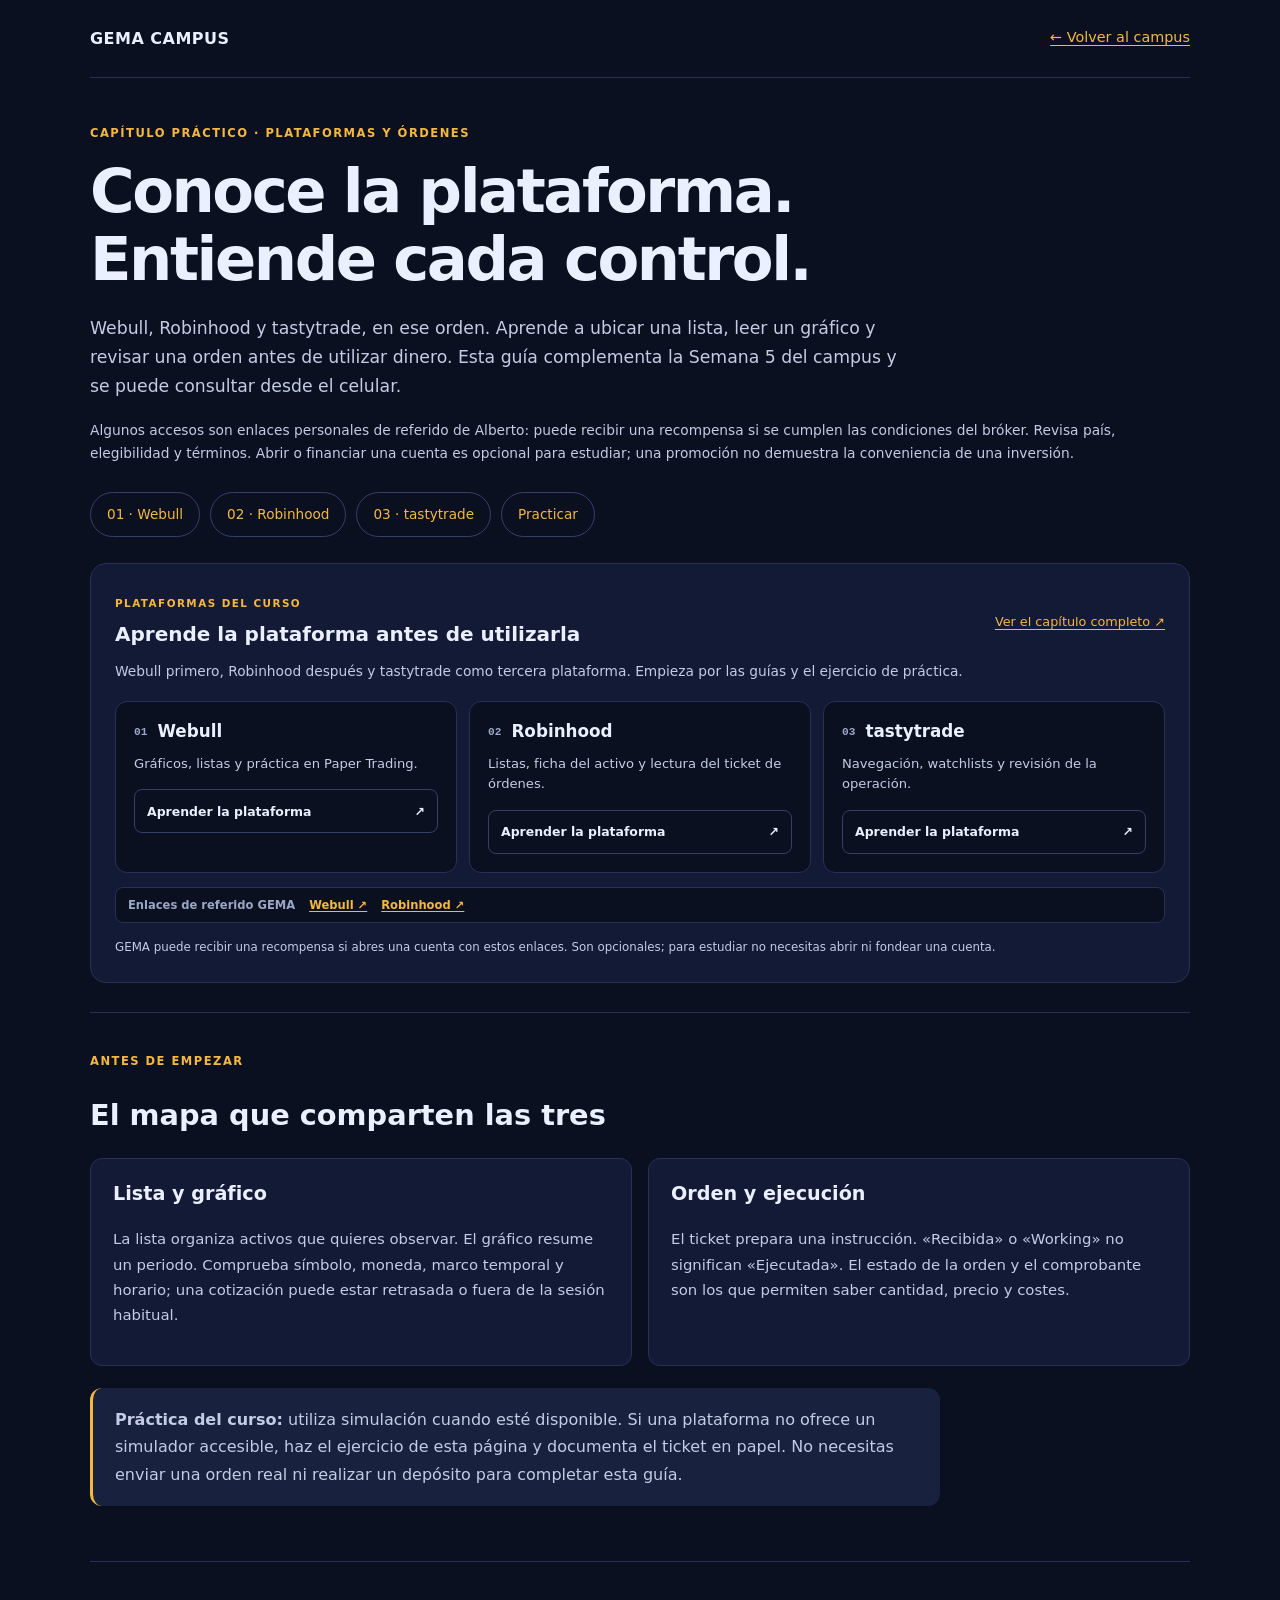
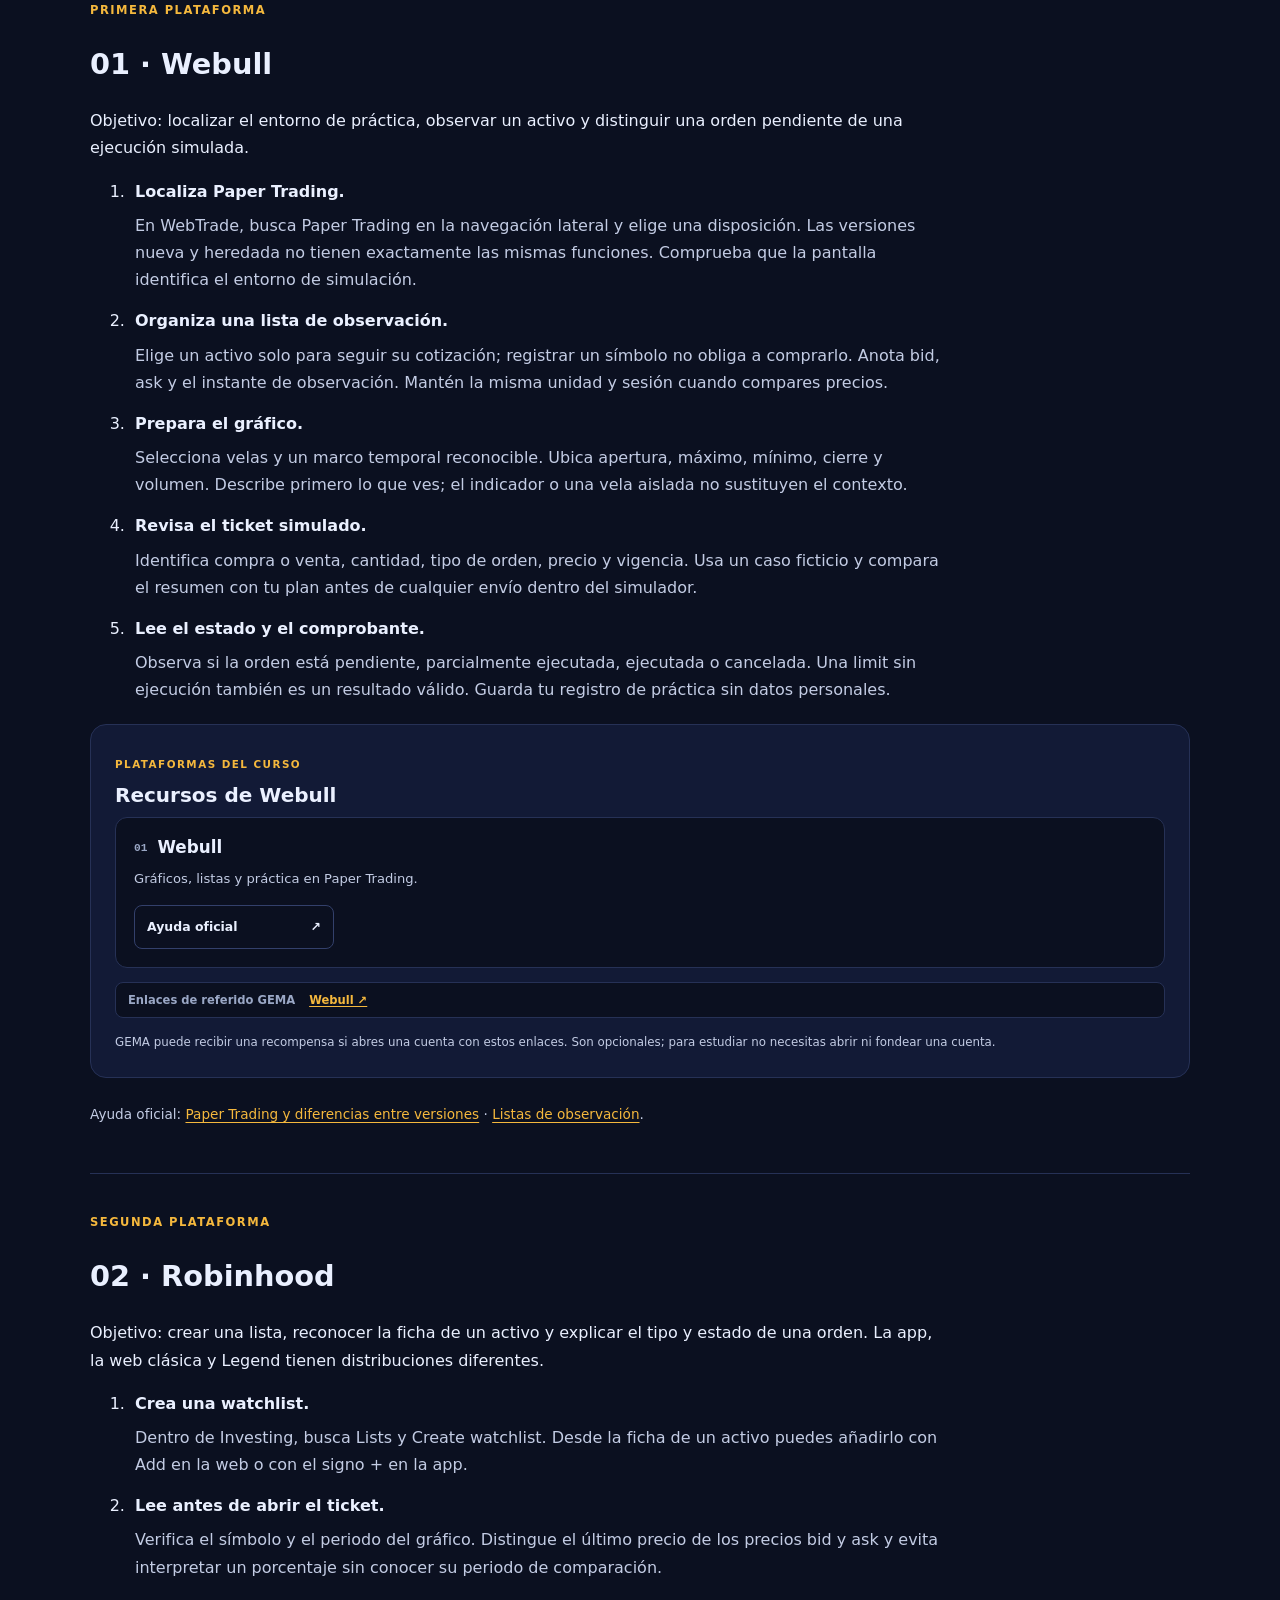
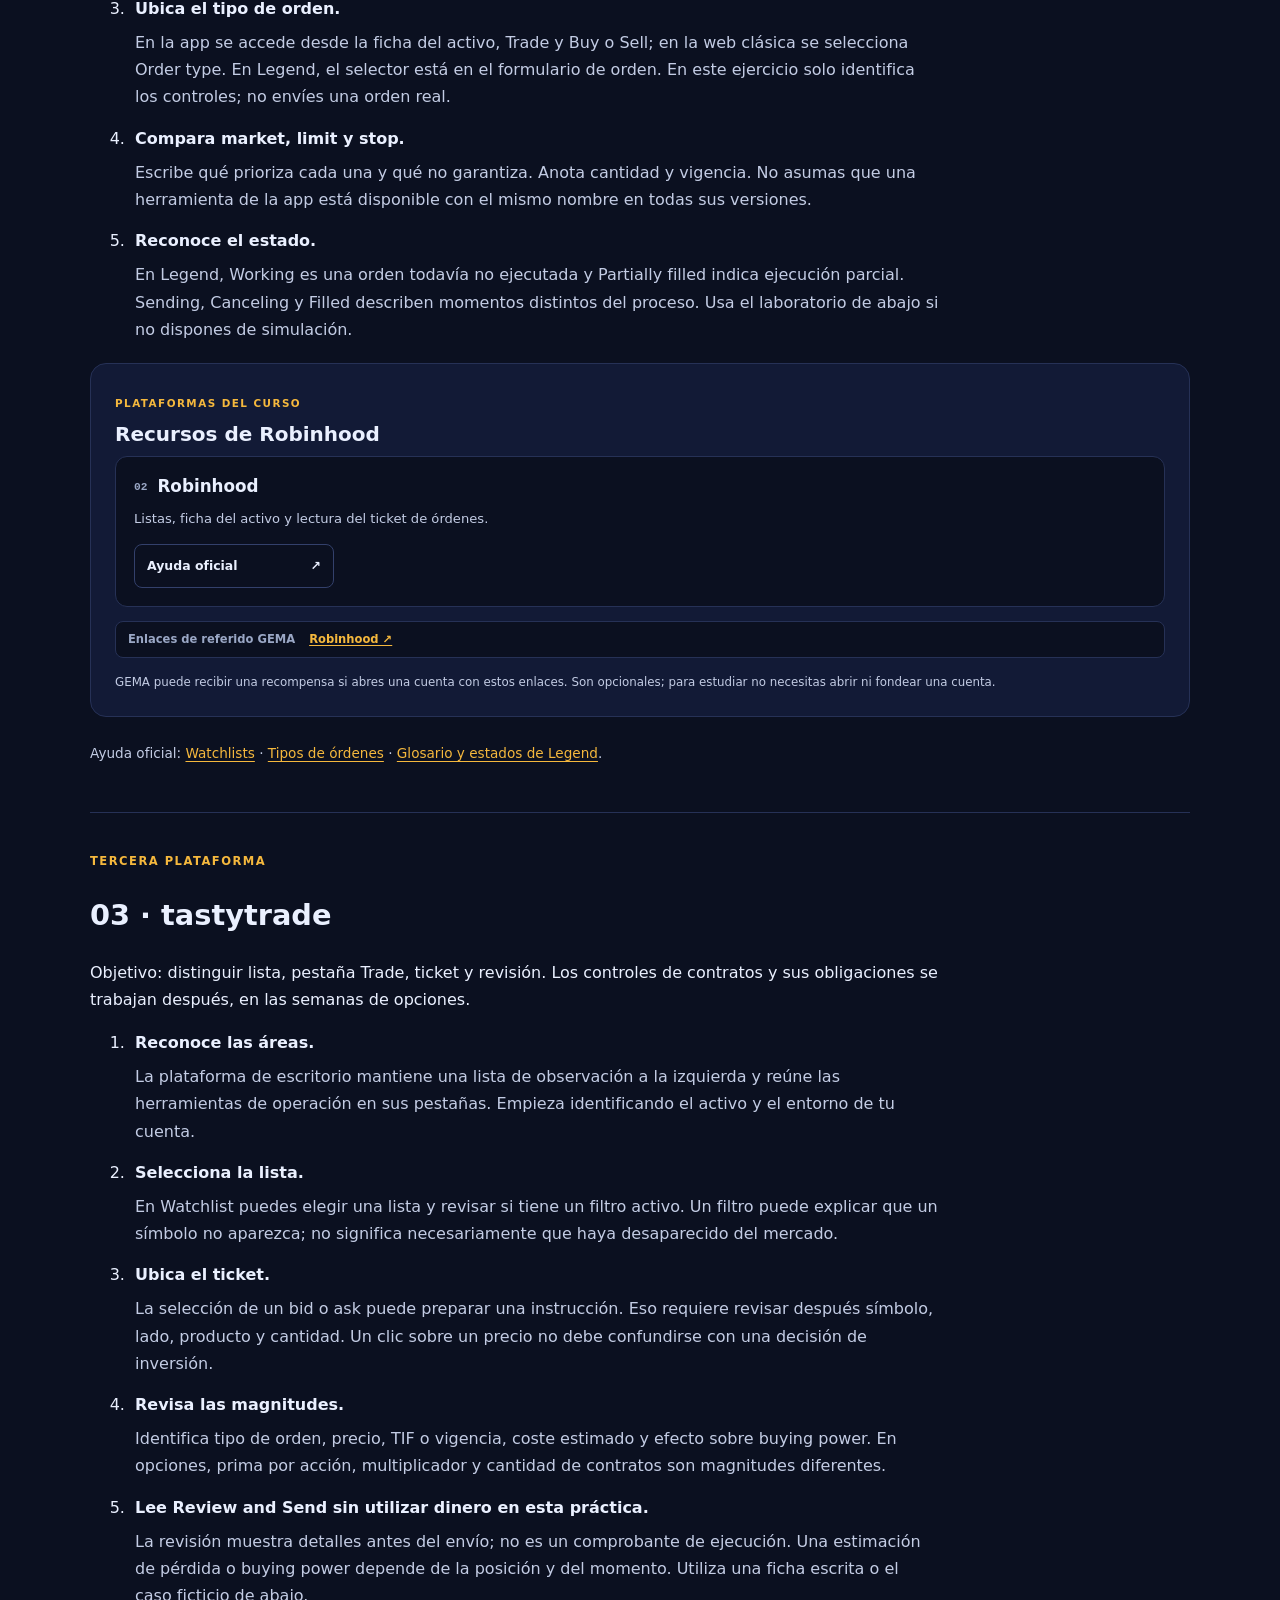
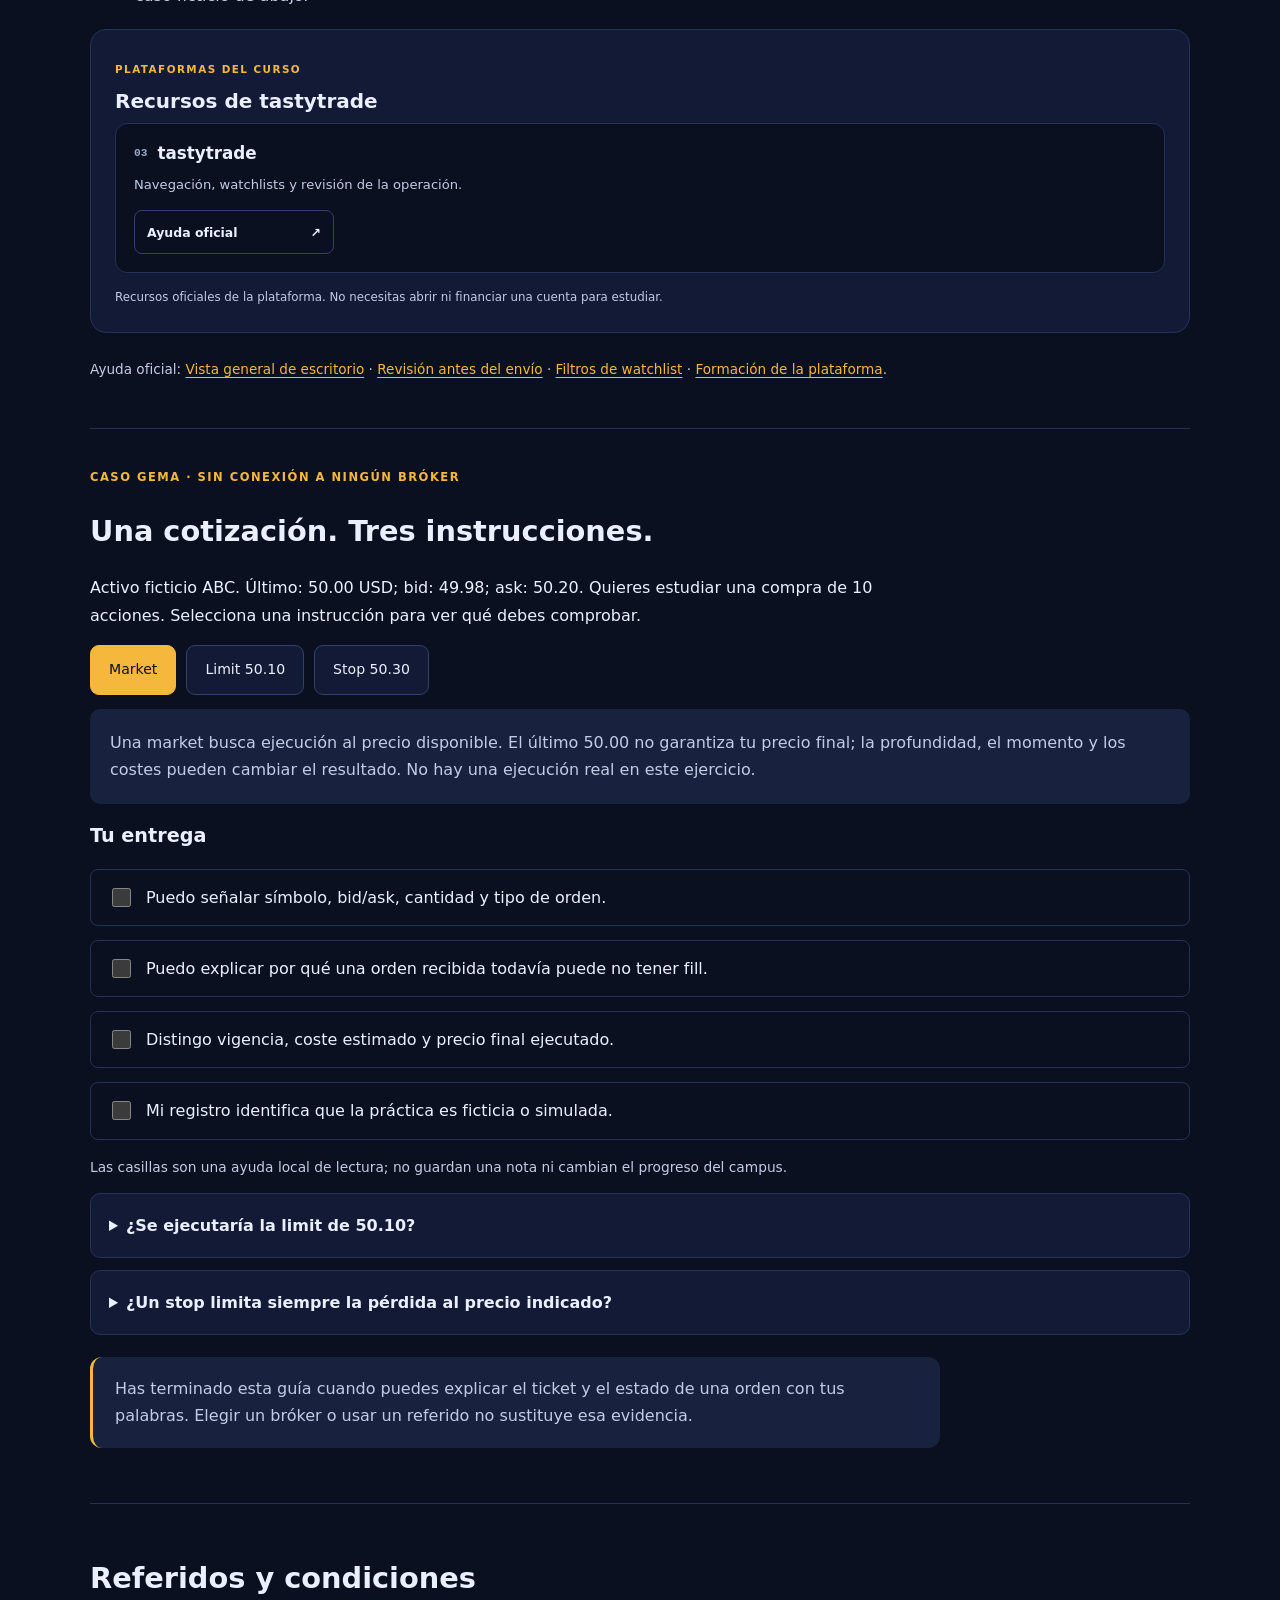
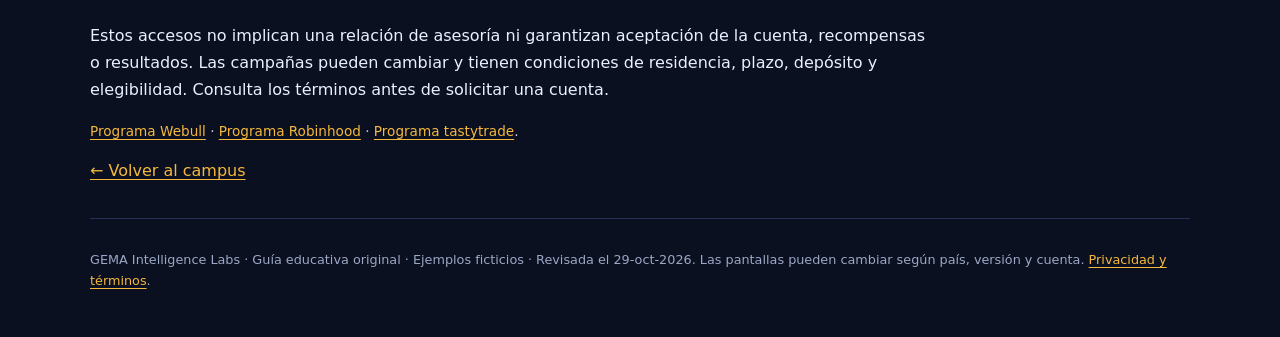
<file: plataformas.html>
<!doctype html>
<html lang="es" data-theme="dark"><head><meta charset="utf-8"><meta name="viewport" content="width=device-width,initial-scale=1"><title>Webull, Robinhood y tastytrade · GEMA Campus</title><meta name="description" content="Guía práctica de Webull, Robinhood y tastytrade: navegación, gráficos, listas y revisión de órdenes. Enlaces personales de referido de Alberto."><link rel="stylesheet" href="brokers.css"><script src="brokers.js" defer></script><style>
:root{--bg:#0b1020;--surface:#121a36;--surface2:#18223f;--text:#eaf0ff;--text2:#c3cce4;--muted:#9aa7c5;--line:#263156;--line2:#33406b;--gold:#f5b83d;--blue:#79b4ff;color-scheme:dark}*{box-sizing:border-box}html{scroll-behavior:smooth;scroll-padding-top:25px}body{margin:0;background:var(--bg);color:var(--text);font:16px/1.7 system-ui,-apple-system,'Segoe UI',sans-serif}a{color:var(--gold);text-underline-offset:3px}header,main,footer{width:min(1100px,calc(100% - 40px));margin:auto}header{padding:25px 0;display:flex;justify-content:space-between;gap:18px;border-bottom:1px solid var(--line);flex-wrap:wrap}.brand{font-weight:750;letter-spacing:.03em;text-decoration:none;color:var(--text)}.eyebrow{font-size:.72rem;letter-spacing:.13em;color:var(--gold);font-weight:700;text-transform:uppercase}.intro{padding:40px 0 5px}h1{font-size:clamp(2rem,5vw,3.8rem);line-height:1.12;letter-spacing:-.04em;margin:12px 0 20px;max-width:850px}h2{font-size:1.8rem;line-height:1.3}h3{font-size:1.2rem;line-height:1.4}.lead{font-size:1.08rem;color:var(--text2);max-width:820px}.nav{display:flex;gap:10px;flex-wrap:wrap;margin:26px 0}.nav a{padding:10px 16px;border-radius:40px;border:1px solid var(--line2);font-size:.85rem;text-decoration:none}.chapter{padding:33px 0;border-top:1px solid var(--line);scroll-margin-top:15px}.chapter>p,.chapter>ol{max-width:850px}.chapter li{margin-bottom:14px;padding-left:5px}.chapter li p{margin:7px 0;color:var(--text2)}.note{background:var(--surface2);padding:18px 22px;border-radius:12px;border-left:3px solid var(--gold);color:var(--text2);margin:22px 0;max-width:850px}.steps{display:grid;grid-template-columns:1fr 1fr;gap:16px}.step{padding:22px;background:var(--surface);border:1px solid var(--line);border-radius:12px}.step h3{margin-top:0}.step p{color:var(--text2);font-size:.93rem}.sources{font-size:.85rem;color:var(--text2);line-height:1.8}.checklist{list-style:none;padding:0}.checklist li{padding:14px 17px;border:1px solid var(--line);border-radius:8px}.checklist label{display:flex;gap:12px;cursor:pointer}.checklist input{width:19px;height:19px;accent-color:var(--gold);flex-shrink:0;margin-top:4px}details{background:var(--surface);border:1px solid var(--line);border-radius:10px;padding:18px;margin-top:12px}summary{cursor:pointer;font-weight:650}details p{color:var(--text2)}.case-buttons{display:flex;gap:10px;flex-wrap:wrap}button{font:inherit;font-size:.88rem;color:var(--text);border:1px solid var(--line2);border-radius:9px;padding:12px 18px;background:var(--surface);cursor:pointer;min-height:44px}button[aria-pressed=true]{background:var(--gold);color:var(--bg);border-color:var(--gold)}.answer{min-height:95px;background:var(--surface2);padding:20px;border-radius:10px;margin-top:14px;color:var(--text2)}.disclosure{font-size:.86rem;color:var(--text2)}footer{padding:30px 0 45px;border-top:1px solid var(--line);font-size:.8rem;color:var(--muted)}:focus-visible{outline:3px solid var(--blue);outline-offset:4px}.gb-section{margin-top:20px}.gb-grid:has(>.gb-card:only-child){grid-template-columns:1fr}.gb-card:only-child .gb-actions{flex-direction:row;flex-wrap:wrap}.gb-card:only-child .gb-actions a{min-width:200px}.back{font-size:.9rem}@media(max-width:680px){header,main,footer{width:calc(100% - 32px)}.intro{padding-top:28px}.steps{grid-template-columns:1fr}h2{font-size:1.5rem}.chapter{padding-top:25px}.gb-card:only-child .gb-actions a{min-width:0;width:100%}.lead{font-size:1rem}}@media(prefers-reduced-motion:reduce){html{scroll-behavior:auto}}
</style></head><body><header><a class="brand" href="./">GEMA CAMPUS</a><a class="back" href="./">← Volver al campus</a></header><main><section class="intro"><span class="eyebrow">Capítulo práctico · Plataformas y órdenes</span><h1>Conoce la plataforma.<br>Entiende cada control.</h1><p class="lead">Webull, Robinhood y tastytrade, en ese orden. Aprende a ubicar una lista, leer un gráfico y revisar una orden antes de utilizar dinero. Esta guía complementa la Semana 5 del campus y se puede consultar desde el celular.</p><p class="disclosure">Algunos accesos son enlaces personales de referido de Alberto: puede recibir una recompensa si se cumplen las condiciones del bróker. Revisa país, elegibilidad y términos. Abrir o financiar una cuenta es opcional para estudiar; una promoción no demuestra la conveniencia de una inversión.</p><nav class="nav" aria-label="Contenido de la guía"><a href="#webull">01 · Webull</a><a href="#robinhood">02 · Robinhood</a><a href="#tastytrade">03 · tastytrade</a><a href="#laboratorio">Practicar</a></nav><div data-gema-brokers></div></section>
<section class="chapter" id="preparacion"><span class="eyebrow">Antes de empezar</span><h2>El mapa que comparten las tres</h2><div class="steps"><article class="step"><h3>Lista y gráfico</h3><p>La lista organiza activos que quieres observar. El gráfico resume un periodo. Comprueba símbolo, moneda, marco temporal y horario; una cotización puede estar retrasada o fuera de la sesión habitual.</p></article><article class="step"><h3>Orden y ejecución</h3><p>El ticket prepara una instrucción. «Recibida» o «Working» no significan «Ejecutada». El estado de la orden y el comprobante son los que permiten saber cantidad, precio y costes.</p></article></div><div class="note"><strong>Práctica del curso:</strong> utiliza simulación cuando esté disponible. Si una plataforma no ofrece un simulador accesible, haz el ejercicio de esta página y documenta el ticket en papel. No necesitas enviar una orden real ni realizar un depósito para completar esta guía.</div></section>
<section class="chapter" id="webull"><span class="eyebrow">Primera plataforma</span><h2>01 · Webull</h2><p>Objetivo: localizar el entorno de práctica, observar un activo y distinguir una orden pendiente de una ejecución simulada.</p><ol><li><strong>Localiza Paper Trading.</strong><p>En WebTrade, busca Paper Trading en la navegación lateral y elige una disposición. Las versiones nueva y heredada no tienen exactamente las mismas funciones. Comprueba que la pantalla identifica el entorno de simulación.</p></li><li><strong>Organiza una lista de observación.</strong><p>Elige un activo solo para seguir su cotización; registrar un símbolo no obliga a comprarlo. Anota bid, ask y el instante de observación. Mantén la misma unidad y sesión cuando compares precios.</p></li><li><strong>Prepara el gráfico.</strong><p>Selecciona velas y un marco temporal reconocible. Ubica apertura, máximo, mínimo, cierre y volumen. Describe primero lo que ves; el indicador o una vela aislada no sustituyen el contexto.</p></li><li><strong>Revisa el ticket simulado.</strong><p>Identifica compra o venta, cantidad, tipo de orden, precio y vigencia. Usa un caso ficticio y compara el resumen con tu plan antes de cualquier envío dentro del simulador.</p></li><li><strong>Lee el estado y el comprobante.</strong><p>Observa si la orden está pendiente, parcialmente ejecutada, ejecutada o cancelada. Una limit sin ejecución también es un resultado válido. Guarda tu registro de práctica sin datos personales.</p></li></ol><div data-gema-brokers data-only="webull"></div><p class="sources">Ayuda oficial: <a href="https://www.webull.com/help/faq/11069-Paper-Trading" target="_blank" rel="noopener noreferrer">Paper Trading y diferencias entre versiones</a> · <a href="https://www.webull.com/learn/courseware/5iG6Rz/Create-Your-Own-Watchlist" target="_blank" rel="noopener noreferrer">Listas de observación</a>.</p></section>
<section class="chapter" id="robinhood"><span class="eyebrow">Segunda plataforma</span><h2>02 · Robinhood</h2><p>Objetivo: crear una lista, reconocer la ficha de un activo y explicar el tipo y estado de una orden. La app, la web clásica y Legend tienen distribuciones diferentes.</p><ol><li><strong>Crea una watchlist.</strong><p>Dentro de Investing, busca Lists y Create watchlist. Desde la ficha de un activo puedes añadirlo con Add en la web o con el signo + en la app.</p></li><li><strong>Lee antes de abrir el ticket.</strong><p>Verifica el símbolo y el periodo del gráfico. Distingue el último precio de los precios bid y ask y evita interpretar un porcentaje sin conocer su periodo de comparación.</p></li><li><strong>Ubica el tipo de orden.</strong><p>En la app se accede desde la ficha del activo, Trade y Buy o Sell; en la web clásica se selecciona Order type. En Legend, el selector está en el formulario de orden. En este ejercicio solo identifica los controles; no envíes una orden real.</p></li><li><strong>Compara market, limit y stop.</strong><p>Escribe qué prioriza cada una y qué no garantiza. Anota cantidad y vigencia. No asumas que una herramienta de la app está disponible con el mismo nombre en todas sus versiones.</p></li><li><strong>Reconoce el estado.</strong><p>En Legend, Working es una orden todavía no ejecutada y Partially filled indica ejecución parcial. Sending, Canceling y Filled describen momentos distintos del proceso. Usa el laboratorio de abajo si no dispones de simulación.</p></li></ol><div data-gema-brokers data-only="robinhood"></div><p class="sources">Ayuda oficial: <a href="https://robinhood.com/us/en/support/articles/lists/" target="_blank" rel="noopener noreferrer">Watchlists</a> · <a href="https://robinhood.com/us/en/support/articles/360001213963/" target="_blank" rel="noopener noreferrer">Tipos de órdenes</a> · <a href="https://robinhood.com/us/en/support/articles/360001215323/" target="_blank" rel="noopener noreferrer">Glosario y estados de Legend</a>.</p></section>
<section class="chapter" id="tastytrade"><span class="eyebrow">Tercera plataforma</span><h2>03 · tastytrade</h2><p>Objetivo: distinguir lista, pestaña Trade, ticket y revisión. Los controles de contratos y sus obligaciones se trabajan después, en las semanas de opciones.</p><ol><li><strong>Reconoce las áreas.</strong><p>La plataforma de escritorio mantiene una lista de observación a la izquierda y reúne las herramientas de operación en sus pestañas. Empieza identificando el activo y el entorno de tu cuenta.</p></li><li><strong>Selecciona la lista.</strong><p>En Watchlist puedes elegir una lista y revisar si tiene un filtro activo. Un filtro puede explicar que un símbolo no aparezca; no significa necesariamente que haya desaparecido del mercado.</p></li><li><strong>Ubica el ticket.</strong><p>La selección de un bid o ask puede preparar una instrucción. Eso requiere revisar después símbolo, lado, producto y cantidad. Un clic sobre un precio no debe confundirse con una decisión de inversión.</p></li><li><strong>Revisa las magnitudes.</strong><p>Identifica tipo de orden, precio, TIF o vigencia, coste estimado y efecto sobre buying power. En opciones, prima por acción, multiplicador y cantidad de contratos son magnitudes diferentes.</p></li><li><strong>Lee Review and Send sin utilizar dinero en esta práctica.</strong><p>La revisión muestra detalles antes del envío; no es un comprobante de ejecución. Una estimación de pérdida o buying power depende de la posición y del momento. Utiliza una ficha escrita o el caso ficticio de abajo.</p></li></ol><div data-gema-brokers data-only="tastytrade"></div><p class="sources">Ayuda oficial: <a href="https://support.tastytrade.com/support/s/solutions/articles/43000435198" target="_blank" rel="noopener noreferrer">Vista general de escritorio</a> · <a href="https://support.tastytrade.com/support/s/solutions/articles/43000528791" target="_blank" rel="noopener noreferrer">Revisión antes del envío</a> · <a href="https://support.tastytrade.com/support/s/solutions/articles/43000435428" target="_blank" rel="noopener noreferrer">Filtros de watchlist</a> · <a href="https://courses.tastytrade.com/pages/course-collections" target="_blank" rel="noopener noreferrer">Formación de la plataforma</a>.</p></section>
<section class="chapter" id="laboratorio"><span class="eyebrow">Caso GEMA · Sin conexión a ningún bróker</span><h2>Una cotización. Tres instrucciones.</h2><p>Activo ficticio ABC. Último: 50.00 USD; bid: 49.98; ask: 50.20. Quieres estudiar una compra de 10 acciones. Selecciona una instrucción para ver qué debes comprobar.</p><div class="case-buttons" role="group" aria-label="Tipo de orden del ejemplo"><button data-example="market" aria-pressed="true">Market</button><button data-example="limit" aria-pressed="false">Limit 50.10</button><button data-example="stop" aria-pressed="false">Stop 50.30</button></div><div class="answer" id="case-answer" aria-live="polite">Una market busca ejecución al precio disponible. El último 50.00 no garantiza tu precio final; la profundidad, el momento y los costes pueden cambiar el resultado. No hay una ejecución real en este ejercicio.</div><h3>Tu entrega</h3><ul class="checklist"><li><label><input type="checkbox">Puedo señalar símbolo, bid/ask, cantidad y tipo de orden.</label></li><li><label><input type="checkbox">Puedo explicar por qué una orden recibida todavía puede no tener fill.</label></li><li><label><input type="checkbox">Distingo vigencia, coste estimado y precio final ejecutado.</label></li><li><label><input type="checkbox">Mi registro identifica que la práctica es ficticia o simulada.</label></li></ul><p class="disclosure">Las casillas son una ayuda local de lectura; no guardan una nota ni cambian el progreso del campus.</p><details><summary>¿Se ejecutaría la limit de 50.10?</summary><p>Con un ask observado de 50.20, no debes dar por hecho que una compra limitada a 50.10 se ejecute en ese instante. Puede quedar pendiente, no ejecutarse o ejecutarse más adelante si aparecen condiciones compatibles. Esta instantánea por sí sola tampoco demuestra profundidad ni un fill.</p></details><details><summary>¿Un stop limita siempre la pérdida al precio indicado?</summary><p>No. El precio de activación y el precio final de ejecución son conceptos diferentes. Una orden stop puede convertirse en market y ejecutarse a un precio distinto. La interfaz no elimina gaps, deslizamiento ni otros riesgos.</p></details><div class="note">Has terminado esta guía cuando puedes explicar el ticket y el estado de una orden con tus palabras. Elegir un bróker o usar un referido no sustituye esa evidencia.</div></section>
<section class="chapter" id="condiciones"><h2>Referidos y condiciones</h2><p>Estos accesos no implican una relación de asesoría ni garantizan aceptación de la cuenta, recompensas o resultados. Las campañas pueden cambiar y tienen condiciones de residencia, plazo, depósito y elegibilidad. Consulta los términos antes de solicitar una cuenta.</p><p class="sources"><a href="https://www.webull.com/help/faq/10938-How-do-I-find-my-referral-link" target="_blank" rel="noopener noreferrer">Programa Webull</a> · <a href="https://robinhood.com/us/en/support/articles/tiered-referrals-program/" target="_blank" rel="noopener noreferrer">Programa Robinhood</a> · <a href="https://tastytrade.com/referral/" target="_blank" rel="noopener noreferrer">Programa tastytrade</a>.</p><a href="./">← Volver al campus</a></section></main><footer>GEMA Intelligence Labs · Guía educativa original · Ejemplos ficticios · Revisada el 29-oct-2026. Las pantallas pueden cambiar según país, versión y cuenta. <a href="privacidad.html">Privacidad y términos</a>.</footer><script>
const explanations={market:'Una market busca ejecución al precio disponible. El último 50.00 no garantiza tu precio final; la profundidad, el momento y los costes pueden cambiar el resultado. No hay una ejecución real en este ejercicio.',limit:'Una compra limitada a 50.10 no autoriza pagar más de ese límite por acción. Con ask observado de 50.20, no debes atribuirle un fill inmediato: puede quedar pendiente o no ejecutarse. El coste total también requiere considerar los cargos aplicables.',stop:'Una compra stop de 50.30 espera una condición de activación. Si se convierte en market al activarse, el precio final no queda garantizado en 50.30. Activación, envío y fill son momentos distintos.'};document.querySelectorAll('[data-example]').forEach(b=>b.addEventListener('click',()=>{document.querySelectorAll('[data-example]').forEach(x=>x.setAttribute('aria-pressed',String(x===b)));document.getElementById('case-answer').textContent=explanations[b.dataset.example]}));
</script></body></html>
</file>
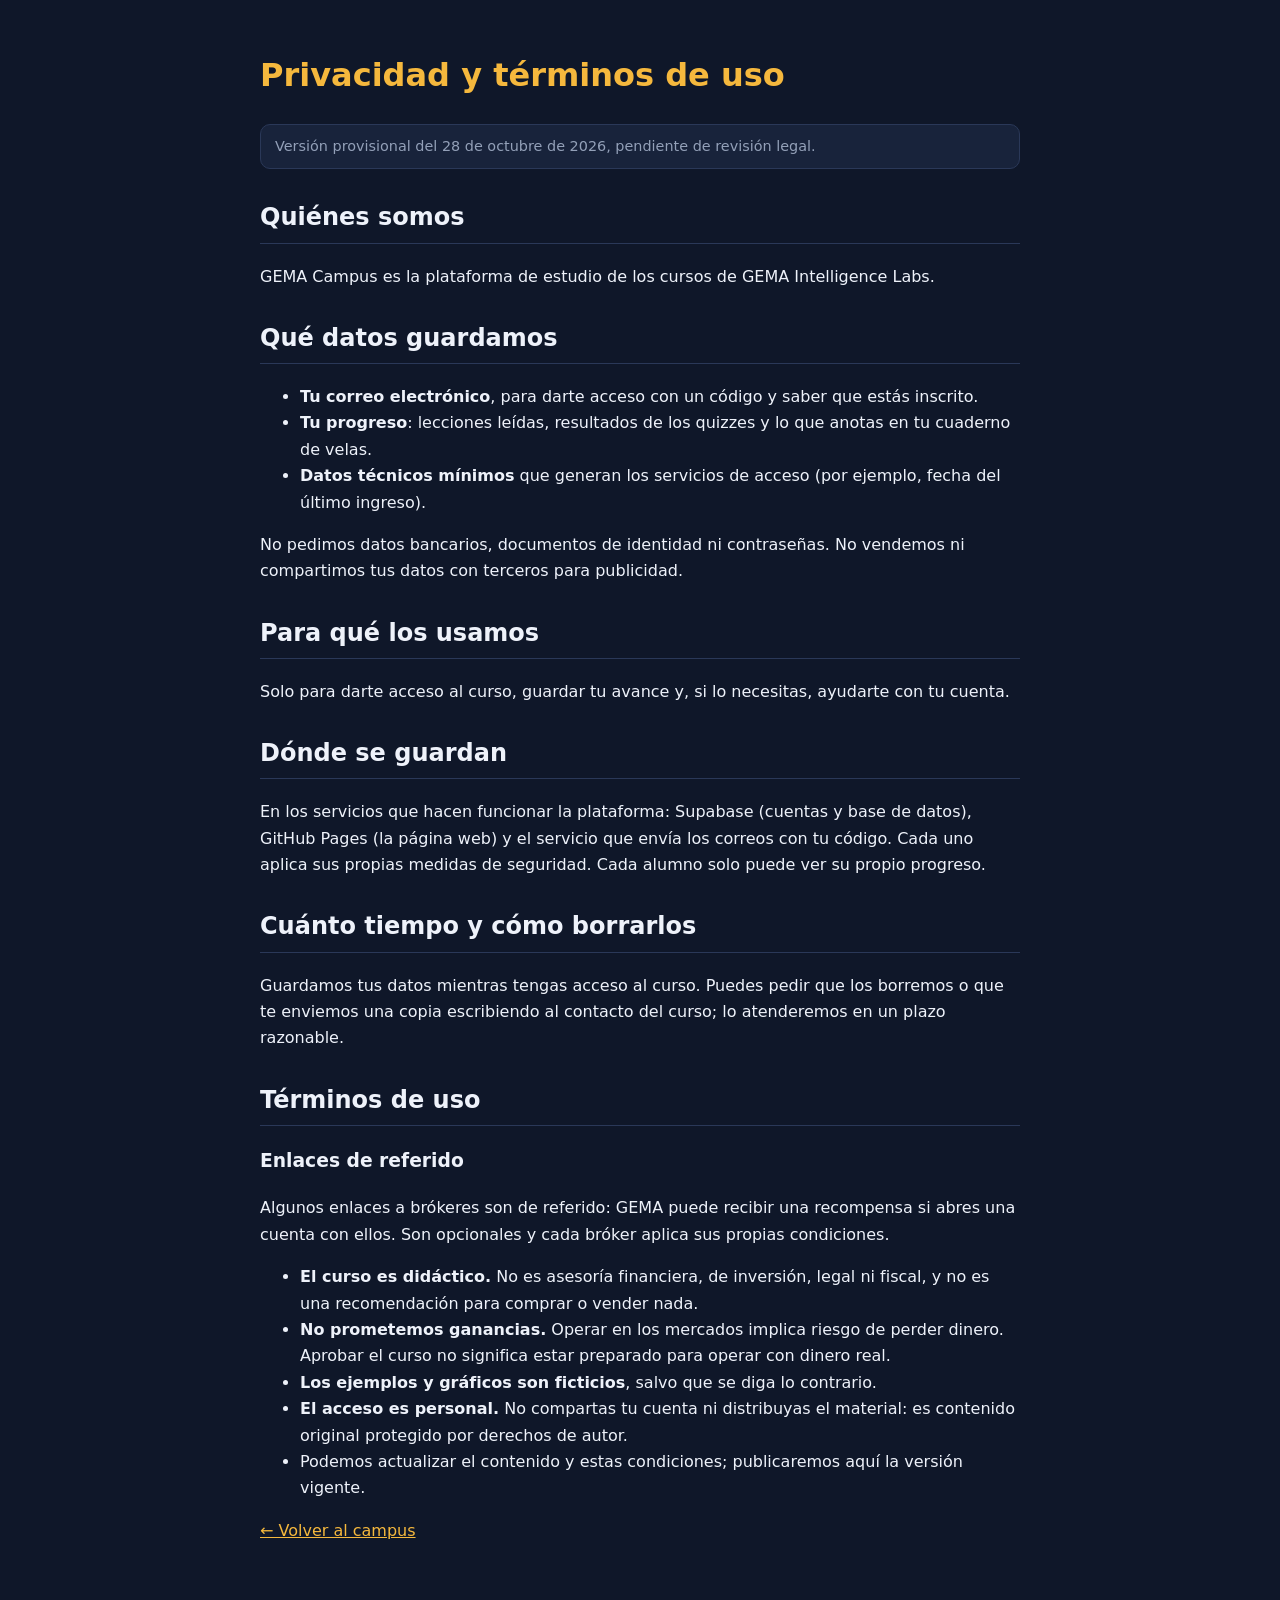
<file: privacidad.html>
<!doctype html>
<html lang="es">
<head>
<meta charset="utf-8">
<meta name="viewport" content="width=device-width,initial-scale=1">
<title>GEMA Campus · Privacidad y términos</title>
<style>
body{margin:0;background:#0f1729;color:#eef2fa;font:16px/1.65 Calibri,"Segoe UI",system-ui,sans-serif}
main{max-width:760px;margin:0 auto;padding:28px 16px 60px}h1{color:#f5b83d}h2{margin-top:1.8rem;border-bottom:1px solid #2a3858;padding-bottom:.3rem}
a{color:#f5b83d}.nota{background:#18233b;border:1px solid #2a3858;border-radius:10px;padding:10px 14px;color:#93a0b8;font-size:.9rem}
</style>
</head>
<body>
<main>
<h1>Privacidad y términos de uso</h1>
<p class="nota">Versión provisional del 28 de octubre de 2026, pendiente de revisión legal.</p>

<h2>Quiénes somos</h2>
<p>GEMA Campus es la plataforma de estudio de los cursos de GEMA Intelligence Labs.</p>

<h2>Qué datos guardamos</h2>
<ul>
<li><b>Tu correo electrónico</b>, para darte acceso con un código y saber que estás inscrito.</li>
<li><b>Tu progreso</b>: lecciones leídas, resultados de los quizzes y lo que anotas en tu cuaderno de velas.</li>
<li><b>Datos técnicos mínimos</b> que generan los servicios de acceso (por ejemplo, fecha del último ingreso).</li>
</ul>
<p>No pedimos datos bancarios, documentos de identidad ni contraseñas. No vendemos ni compartimos tus datos con terceros para publicidad.</p>

<h2>Para qué los usamos</h2>
<p>Solo para darte acceso al curso, guardar tu avance y, si lo necesitas, ayudarte con tu cuenta.</p>

<h2>Dónde se guardan</h2>
<p>En los servicios que hacen funcionar la plataforma: Supabase (cuentas y base de datos), GitHub Pages (la página web) y el servicio que envía los correos con tu código. Cada uno aplica sus propias medidas de seguridad. Cada alumno solo puede ver su propio progreso.</p>

<h2>Cuánto tiempo y cómo borrarlos</h2>
<p>Guardamos tus datos mientras tengas acceso al curso. Puedes pedir que los borremos o que te enviemos una copia escribiendo al contacto del curso; lo atenderemos en un plazo razonable.</p>

<h2>Términos de uso</h2>
<h3>Enlaces de referido</h3>
<p>Algunos enlaces a brókeres son de referido: GEMA puede recibir una recompensa si abres una cuenta con ellos. Son opcionales y cada bróker aplica sus propias condiciones.</p>
<ul>
<li><b>El curso es didáctico.</b> No es asesoría financiera, de inversión, legal ni fiscal, y no es una recomendación para comprar o vender nada.</li>
<li><b>No prometemos ganancias.</b> Operar en los mercados implica riesgo de perder dinero. Aprobar el curso no significa estar preparado para operar con dinero real.</li>
<li><b>Los ejemplos y gráficos son ficticios</b>, salvo que se diga lo contrario.</li>
<li><b>El acceso es personal.</b> No compartas tu cuenta ni distribuyas el material: es contenido original protegido por derechos de autor.</li>
<li>Podemos actualizar el contenido y estas condiciones; publicaremos aquí la versión vigente.</li>
</ul>
<p><a href="./">← Volver al campus</a></p>
</main>
</body>
</html>
</file>
<file: brokers.css>
/* Componentes públicos de plataformas; heredan los colores del campus. */
.gb-section{margin:24px 0;padding:24px;border:1px solid var(--line,#263156);background:var(--surface,#121a36);border-radius:16px;color:var(--text,#eaf0ff);text-align:left}.gb-heading{display:flex;align-items:center;justify-content:space-between;gap:18px}.gb-kicker{font-size:.65rem;font-weight:700;letter-spacing:.14em;color:var(--gold,#f5b83d)}.gb-section h2{font-size:1.25rem;margin:6px 0 8px;line-height:1.35}.gb-intro{font-size:.86rem;color:var(--text2,#c3cce4);margin:4px 0 18px}.gb-all{font-size:.8rem;white-space:nowrap;color:var(--gold,#f5b83d)}.gb-grid{display:grid;grid-template-columns:repeat(3,minmax(0,1fr));gap:12px}.gb-card{min-width:0;border:1px solid var(--line,#263156);background:var(--bg,#0b1020);border-radius:12px;padding:18px}.gb-brand{display:flex;gap:10px;align-items:center}.gb-card h3{font-size:1.05rem;margin:0;color:var(--text,#eaf0ff);letter-spacing:0}.gb-order{font:600 .7rem ui-monospace,monospace;color:var(--muted,#8d99b8)}.gb-card p{font-size:.82rem;color:var(--text2,#c3cce4);margin:10px 0 15px;line-height:1.55}.gb-actions{display:flex;flex-direction:column;gap:9px;margin-top:14px}.gb-guide,.gb-referral{display:flex;align-items:center;justify-content:space-between;gap:8px;padding:10px 12px;min-height:44px;border-radius:8px;text-decoration:none;font-size:.78rem;font-weight:600;line-height:1.4}.gb-guide{border:1px solid var(--line2,#33406b);color:var(--text,#eaf0ff)}.gb-referral{background:var(--gold,#f5b83d);color:var(--bg,#0b1020)}[data-theme=light] .gb-referral{background:#805211;color:#fff}.gb-guide:focus-visible,.gb-referral:focus-visible,.gb-all:focus-visible{outline:3px solid var(--blue,#60a5fa);outline-offset:3px}.gb-disclosure{font-size:.74rem;line-height:1.65;color:var(--text2,#c3cce4);margin:15px 0 0}.gb-compact{padding:18px;margin:18px 0 0}.gb-compact h2{font-size:1.05rem}.gb-compact .gb-grid{grid-template-columns:1fr;gap:8px}.gb-compact .gb-card{padding:11px 12px}.gb-compact .gb-brand h3{font-size:.9rem}.gb-compact .gb-actions{flex-direction:row;flex-wrap:wrap;margin-top:8px;gap:7px}.gb-compact .gb-guide,.gb-compact .gb-referral{font-size:.72rem;padding:8px 10px;min-height:40px}.gb-compact .gb-disclosure{font-size:.7rem}.gb-code strong{overflow-wrap:anywhere}.gb-course-callout{margin:20px 0;padding:18px;border:1px solid var(--line,#263156);border-left:3px solid var(--gold,#f5b83d);border-radius:10px;background:var(--surface,#121a36)}.gb-course-callout h2{font-size:1.15rem;margin:0 0 8px}.gb-course-callout p{font-size:.87rem;margin:0 0 12px;color:var(--text2,#c3cce4)}.gb-course-callout a{font-weight:600}.gb-entry-link{font-size:.83rem!important;margin-top:18px!important}.gb-entry-link a{color:#ffd27a!important;text-decoration:underline;text-underline-offset:4px}@media(max-width:1000px){.gb-grid{grid-template-columns:1fr}.gb-heading{align-items:flex-start;flex-direction:column;gap:4px}.gb-card{padding:15px}.gb-actions{flex-direction:row;flex-wrap:wrap}.gb-guide,.gb-referral{flex:1;min-width:150px}}@media(max-width:600px){.gb-section{padding:18px;margin:18px 0}.gb-section h2{font-size:1.12rem}.gb-card{padding:14px}.gb-guide,.gb-referral{min-width:0;width:100%;flex:auto}.gb-actions{flex-direction:column}.gb-compact .gb-actions{flex-direction:row}.gb-compact .gb-guide,.gb-compact .gb-referral{width:auto;flex:1}.gb-all{white-space:normal}.gb-disclosure{font-size:.73rem}}

.authform>.gb-auth-stack{width:min(480px,100%)}.authform .gb-auth-stack>.card{width:100%}.authform .gb-auth-stack>.gb-compact{width:100%}

[data-theme=light] .gb-all,[data-theme=light] .gb-kicker,[data-theme=light] .gb-course-callout a{color:#805211}
.gb-referral-ribbon{display:flex;align-items:center;flex-wrap:wrap;gap:6px 14px;margin-top:14px;padding:9px 12px;border:1px solid var(--line,#263156);border-radius:8px;background:var(--bg,#0b1020);font-size:.72rem;line-height:1.45;color:var(--text2,#c3cce4)}
.gb-referral-ribbon span:first-child{font-weight:700;color:var(--muted,#8d99b8)}
.gb-referral-ribbon a{color:var(--gold,#f5b83d);text-decoration:underline;text-underline-offset:2px;font-weight:600}
.gb-referral-ribbon a:focus-visible{outline:3px solid var(--blue,#60a5fa);outline-offset:3px}
.gb-compact .gb-referral-ribbon{font-size:.68rem;margin-top:10px;padding:7px 9px}
</file>
